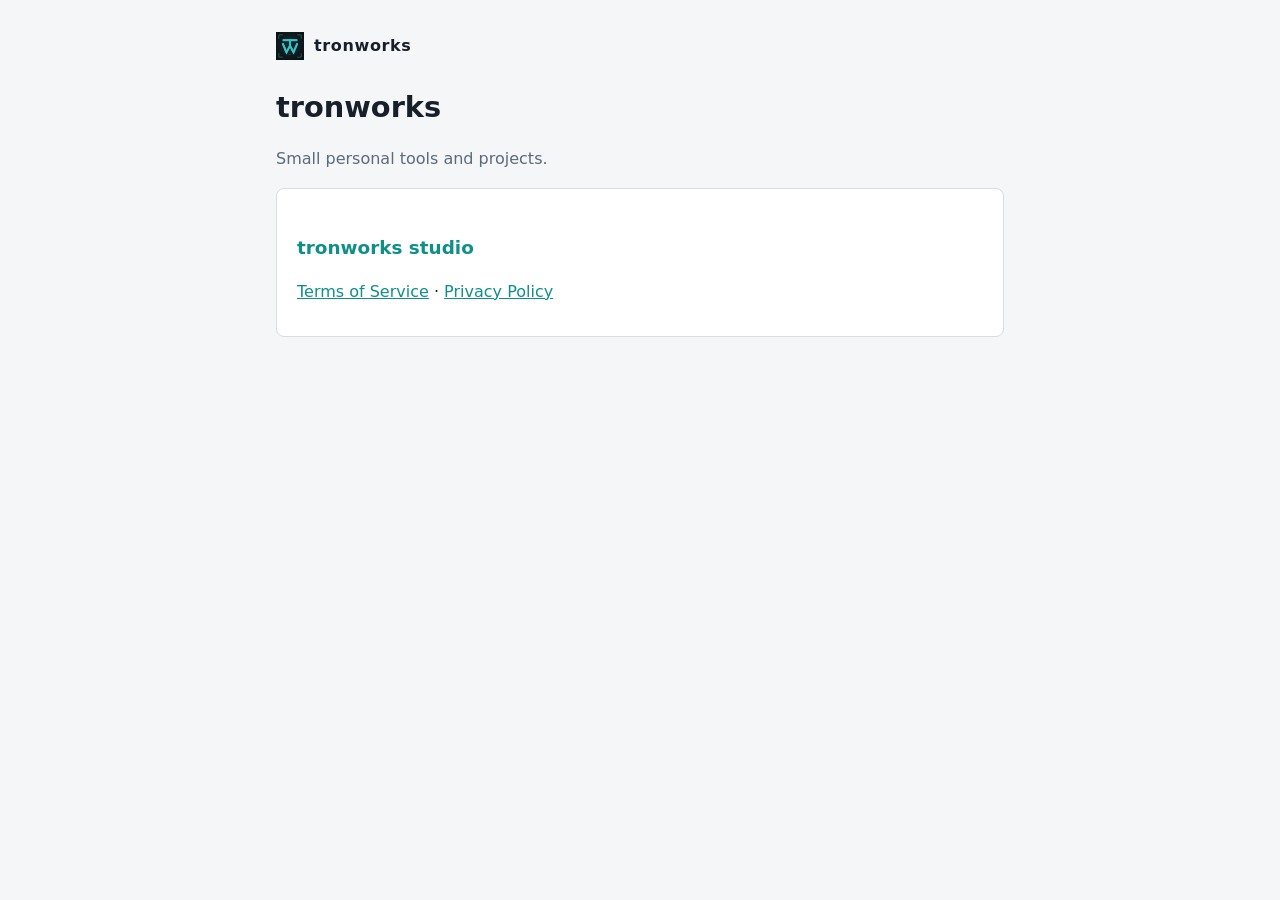
<file: index.html>
<!doctype html>
<html lang="en"><head><meta charset="utf-8"><meta name="viewport" content="width=device-width, initial-scale=1">
<title>tronworks</title><link rel="icon" href="studio/logo.svg"><link rel="stylesheet" href="studio/style.css"></head>
<body><main>
<header><img src="studio/logo.svg" alt="">tronworks</header>
<h1>tronworks</h1>
<p class="dim">Small personal tools and projects.</p>
<section><h2>tronworks studio</h2><p><a href="studio/terms.html">Terms of Service</a> · <a href="studio/privacy.html">Privacy Policy</a></p></section>
</main></body></html>
</file>
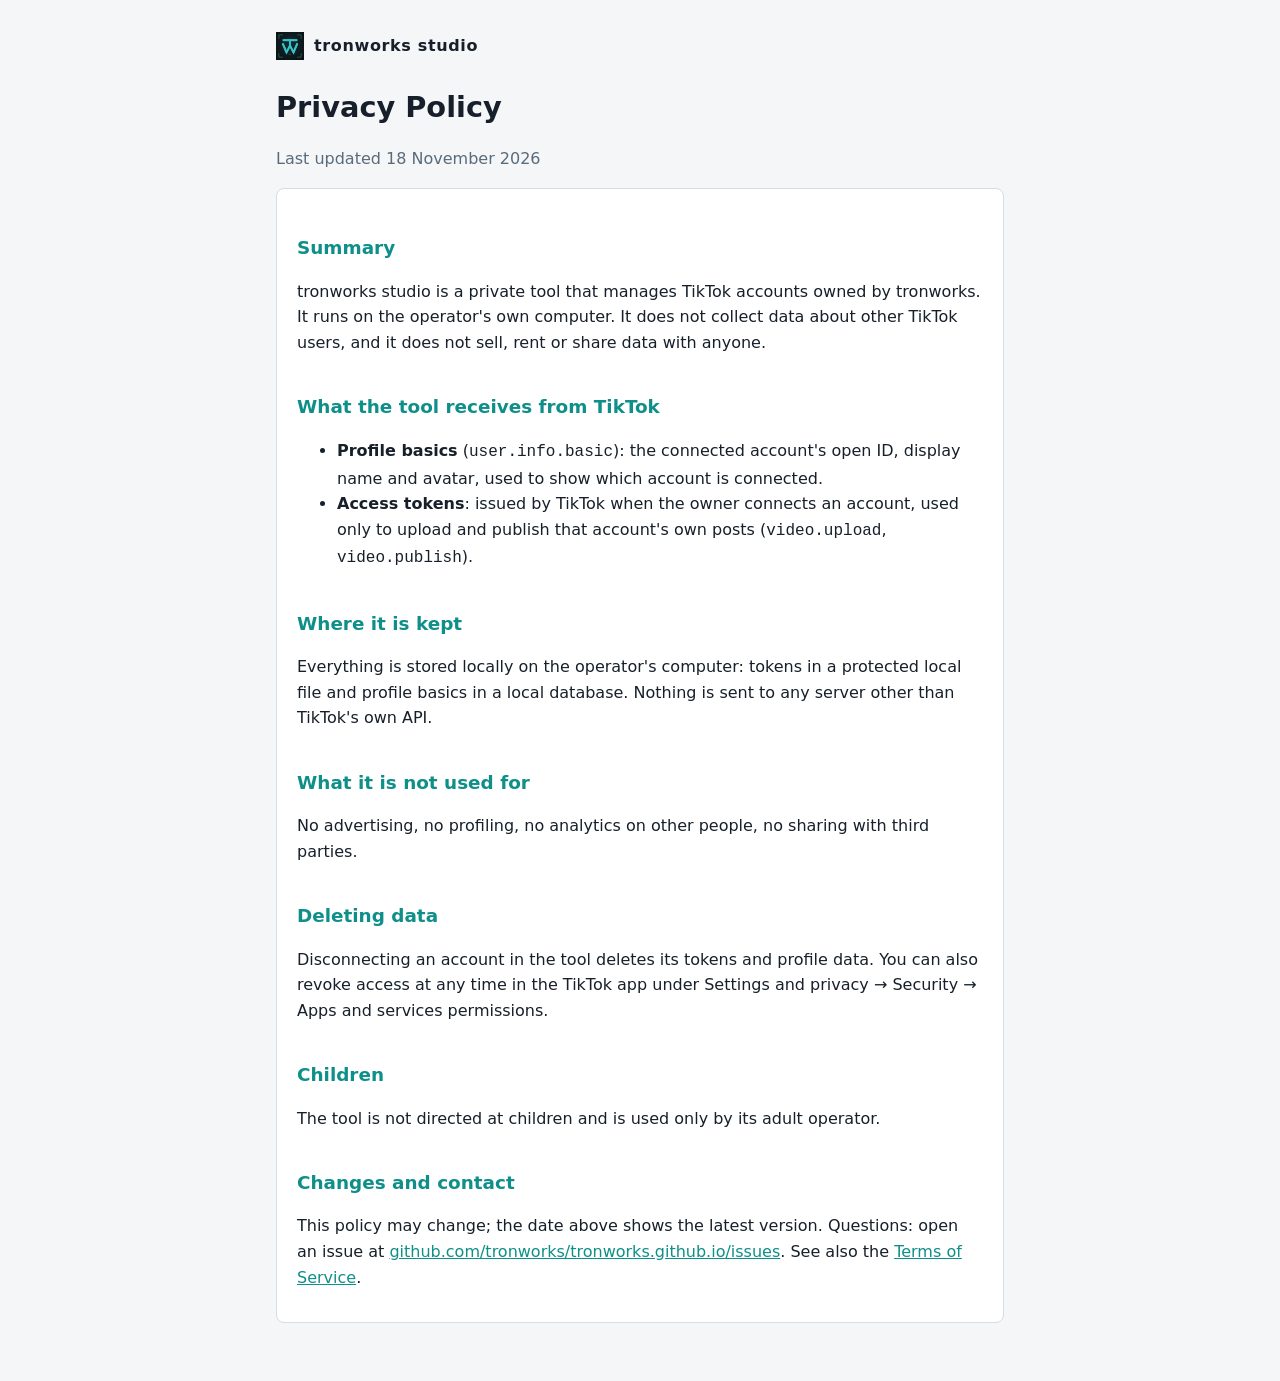
<file: studio/privacy.html>
<!doctype html>
<html lang="en"><head><meta charset="utf-8"><meta name="viewport" content="width=device-width, initial-scale=1">
<title>tronworks studio · Privacy Policy</title><link rel="icon" href="logo.svg"><link rel="stylesheet" href="style.css"></head>
<body><main>
<header><img src="logo.svg" alt="">tronworks studio</header>
<h1>Privacy Policy</h1>
<p class="dim">Last updated 18 November 2026</p>
<section>
<h2>Summary</h2>
<p>tronworks studio is a private tool that manages TikTok accounts owned by tronworks. It runs on the operator's own computer. It does not collect data about other TikTok users, and it does not sell, rent or share data with anyone.</p>
<h2>What the tool receives from TikTok</h2>
<ul>
<li><b>Profile basics</b> (<code>user.info.basic</code>): the connected account's open ID, display name and avatar, used to show which account is connected.</li>
<li><b>Access tokens</b>: issued by TikTok when the owner connects an account, used only to upload and publish that account's own posts (<code>video.upload</code>, <code>video.publish</code>).</li>
</ul>
<h2>Where it is kept</h2>
<p>Everything is stored locally on the operator's computer: tokens in a protected local file and profile basics in a local database. Nothing is sent to any server other than TikTok's own API.</p>
<h2>What it is not used for</h2>
<p>No advertising, no profiling, no analytics on other people, no sharing with third parties.</p>
<h2>Deleting data</h2>
<p>Disconnecting an account in the tool deletes its tokens and profile data. You can also revoke access at any time in the TikTok app under Settings and privacy → Security → Apps and services permissions.</p>
<h2>Children</h2>
<p>The tool is not directed at children and is used only by its adult operator.</p>
<h2>Changes and contact</h2>
<p>This policy may change; the date above shows the latest version. Questions: open an issue at <a href="https://github.com/tronworks/tronworks.github.io/issues">github.com/tronworks/tronworks.github.io/issues</a>. See also the <a href="terms.html">Terms of Service</a>.</p>
</section>
</main></body></html>
</file>
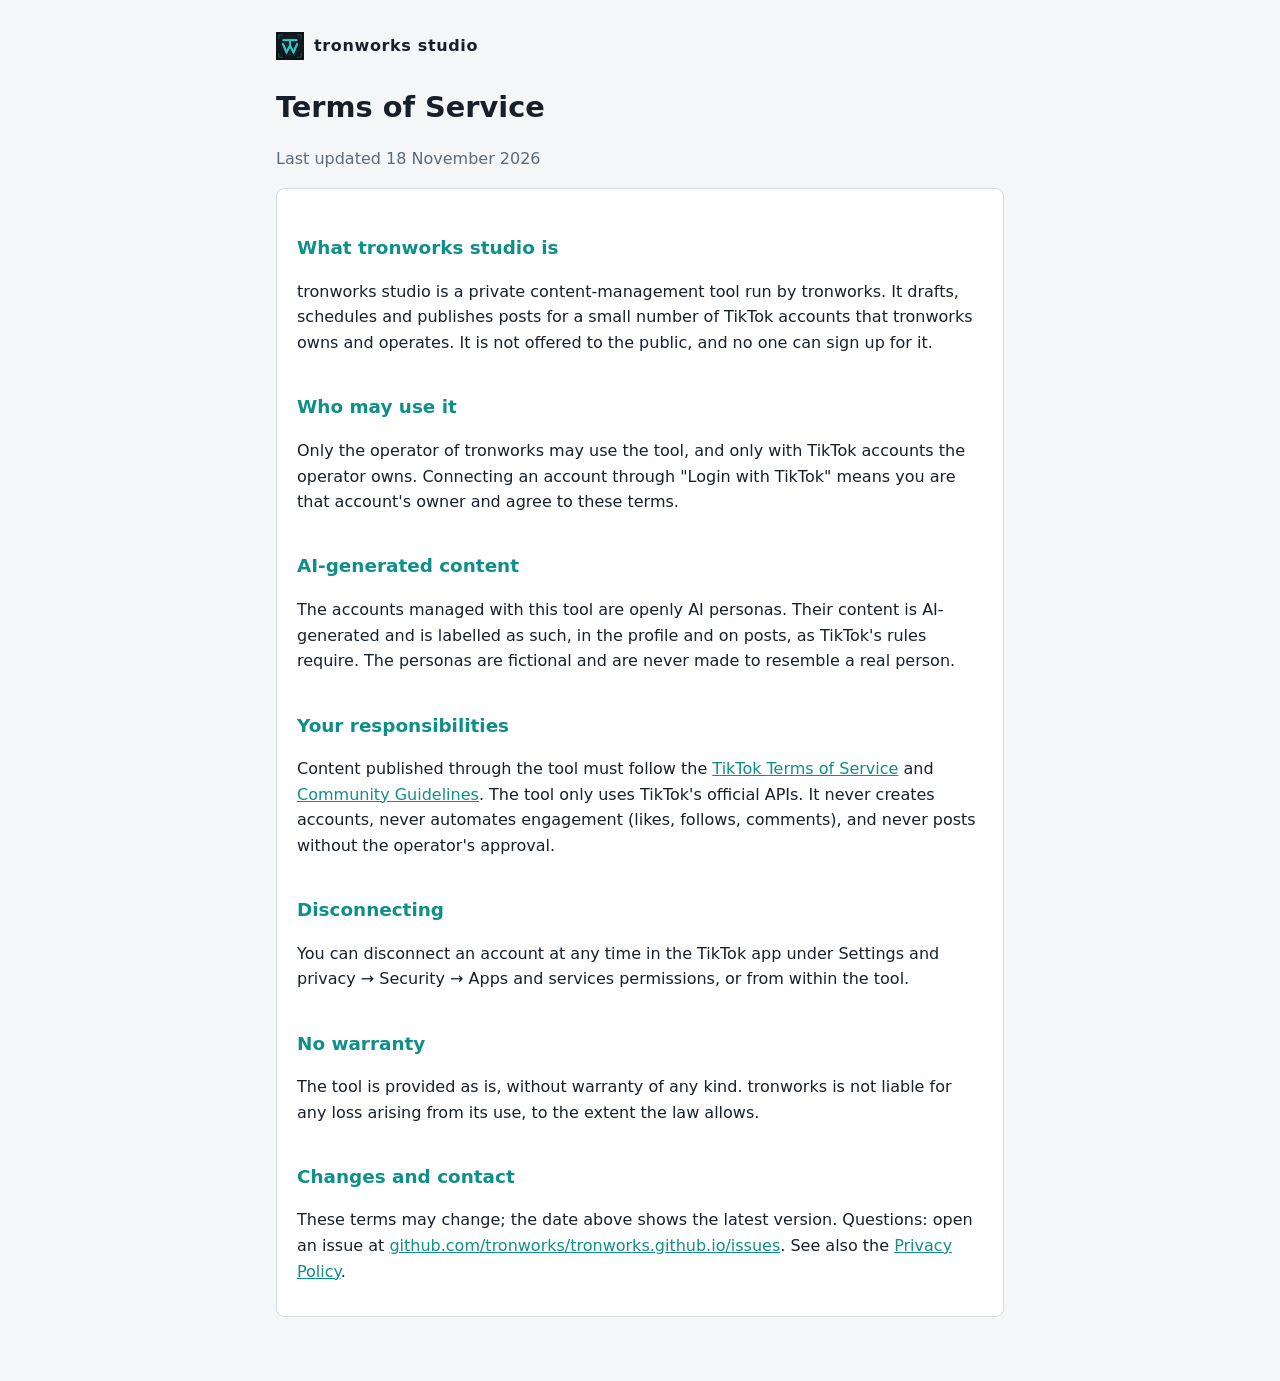
<file: studio/terms.html>
<!doctype html>
<html lang="en"><head><meta charset="utf-8"><meta name="viewport" content="width=device-width, initial-scale=1">
<title>tronworks studio · Terms of Service</title><link rel="icon" href="logo.svg"><link rel="stylesheet" href="style.css"></head>
<body><main>
<header><img src="logo.svg" alt="">tronworks studio</header>
<h1>Terms of Service</h1>
<p class="dim">Last updated 18 November 2026</p>
<section>
<h2>What tronworks studio is</h2>
<p>tronworks studio is a private content-management tool run by tronworks. It drafts, schedules and publishes posts for a small number of TikTok accounts that tronworks owns and operates. It is not offered to the public, and no one can sign up for it.</p>
<h2>Who may use it</h2>
<p>Only the operator of tronworks may use the tool, and only with TikTok accounts the operator owns. Connecting an account through "Login with TikTok" means you are that account's owner and agree to these terms.</p>
<h2>AI-generated content</h2>
<p>The accounts managed with this tool are openly AI personas. Their content is AI-generated and is labelled as such, in the profile and on posts, as TikTok's rules require. The personas are fictional and are never made to resemble a real person.</p>
<h2>Your responsibilities</h2>
<p>Content published through the tool must follow the <a href="https://www.tiktok.com/legal/terms-of-service">TikTok Terms of Service</a> and <a href="https://www.tiktok.com/community-guidelines">Community Guidelines</a>. The tool only uses TikTok's official APIs. It never creates accounts, never automates engagement (likes, follows, comments), and never posts without the operator's approval.</p>
<h2>Disconnecting</h2>
<p>You can disconnect an account at any time in the TikTok app under Settings and privacy → Security → Apps and services permissions, or from within the tool.</p>
<h2>No warranty</h2>
<p>The tool is provided as is, without warranty of any kind. tronworks is not liable for any loss arising from its use, to the extent the law allows.</p>
<h2>Changes and contact</h2>
<p>These terms may change; the date above shows the latest version. Questions: open an issue at <a href="https://github.com/tronworks/tronworks.github.io/issues">github.com/tronworks/tronworks.github.io/issues</a>. See also the <a href="privacy.html">Privacy Policy</a>.</p>
</section>
</main></body></html>
</file>
<file: studio/style.css>
:root{--bg:#0b0f14;--panel:#121821;--ink:#d8e1ea;--dim:#8a99a8;--accent:#3fd0c9;--line:#223040}
@media (prefers-color-scheme: light){:root{--bg:#f4f6f8;--panel:#fff;--ink:#17202a;--dim:#5a6b7b;--accent:#0f8f89;--line:#d5dde5}}
*{box-sizing:border-box}
body{margin:0;background:var(--bg);color:var(--ink);font:16px/1.6 system-ui,-apple-system,"Segoe UI",sans-serif}
main{max-width:760px;margin:0 auto;padding:32px 16px 64px}
header{display:flex;align-items:center;gap:10px;margin-bottom:24px;font-weight:600;letter-spacing:.04em}
header img{width:28px;height:28px}
h1{font-size:1.8rem;margin:.2em 0}
h2{font-size:1.15rem;margin-top:2em;color:var(--accent)}
a{color:var(--accent)}
.dim{color:var(--dim)}
section{background:var(--panel);border:1px solid var(--line);border-radius:8px;padding:8px 20px 16px}
</file>
